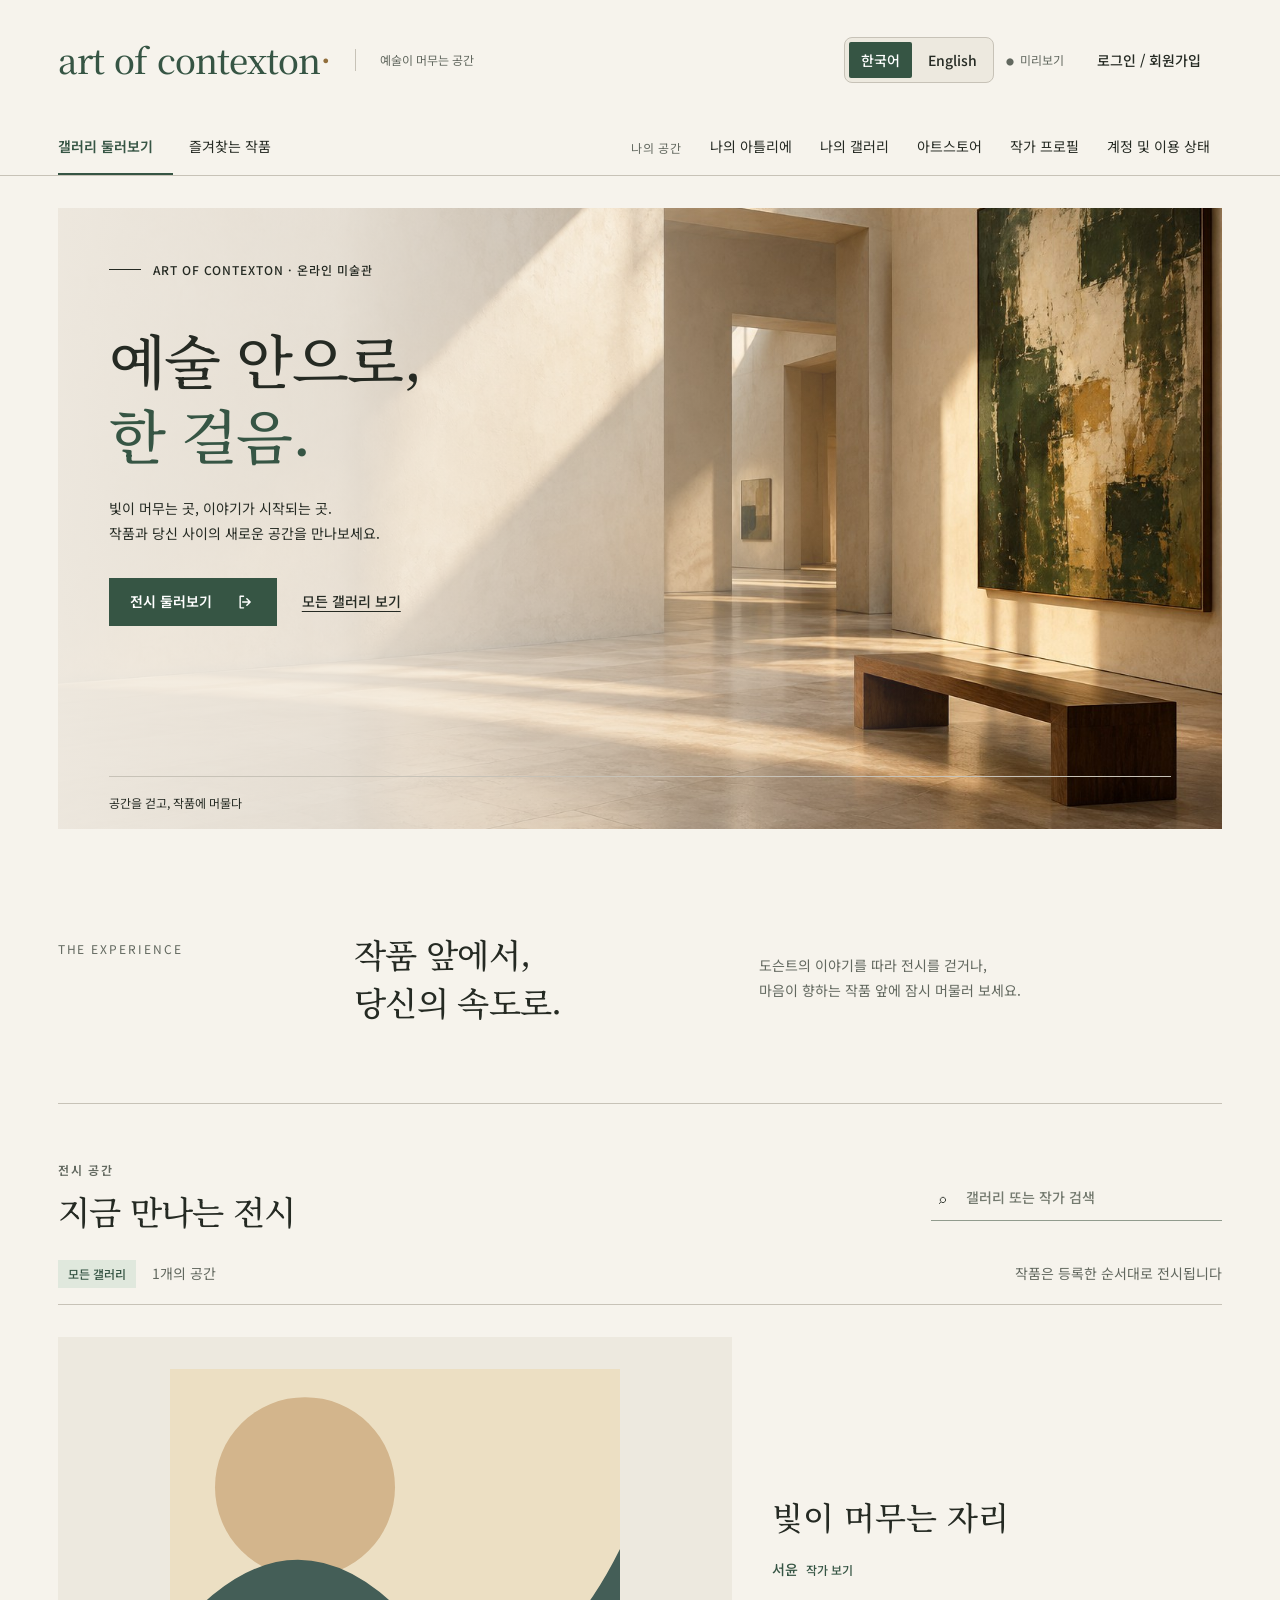
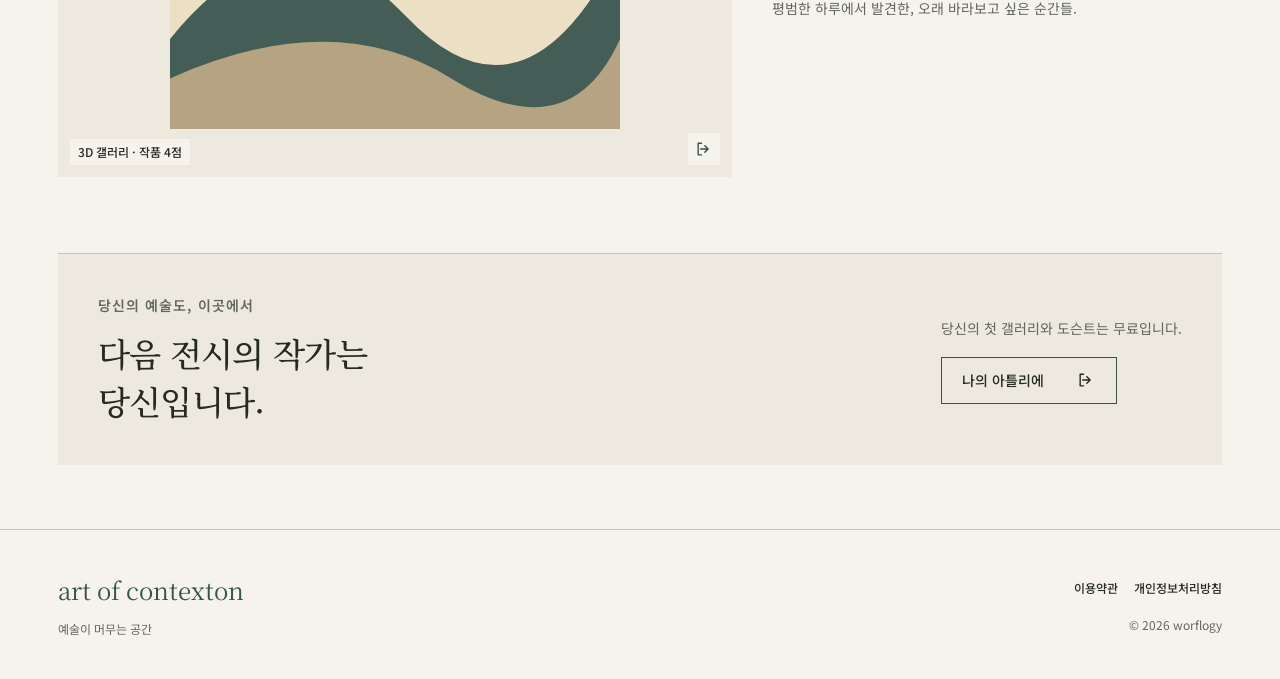
<file: index.html>
<!doctype html>
<html lang="ko" prefix="og: https://ogp.me/ns#">
<head>
  <meta charset="UTF-8">
  <meta name="viewport" content="width=device-width,initial-scale=1">
  <meta name="theme-color" content="#f6f3ec">
  <title>art of contexton — 예술이 머무는 3D 갤러리</title>
  <meta name="description" content="나만의 3D 갤러리에 작품을 전시하고, 도슨트와 함께 전시를 감상하세요. art of contexton에서 새로운 작가와 작품을 만나고 감상을 나눠 보세요.">
  <meta name="robots" content="index,follow,max-image-preview:large">
  <link rel="canonical" href="https://art.contextonai.com/">
  <link rel="alternate" hreflang="ko" href="https://art.contextonai.com/">
  <link rel="alternate" hreflang="en" href="https://art.contextonai.com/en.html">
  <link rel="alternate" hreflang="x-default" href="https://art.contextonai.com/">
  <link rel="icon" href="./favicon.svg" type="image/svg+xml">
  <link rel="icon" href="./favicon-32.png" type="image/png" sizes="32x32">
  <link rel="apple-touch-icon" href="./apple-touch-icon.png" sizes="180x180">
  <meta property="og:type" content="website">
  <meta property="og:site_name" content="art of contexton">
  <meta property="og:locale" content="ko_KR">
  <meta property="og:locale:alternate" content="en_US">
  <meta property="og:url" content="https://art.contextonai.com/">
  <meta property="og:title" content="art of contexton — 예술이 머무는 3D 갤러리">
  <meta property="og:description" content="나만의 3D 갤러리에 작품을 전시하고, 도슨트와 함께 전시를 감상하세요. art of contexton에서 새로운 작가와 작품을 만나고 감상을 나눠 보세요.">
  <meta property="og:image" content="https://art.contextonai.com/images/share-card-v1.png">
  <meta property="og:image:secure_url" content="https://art.contextonai.com/images/share-card-v1.png">
  <meta property="og:image:type" content="image/png">
  <meta property="og:image:width" content="1200">
  <meta property="og:image:height" content="630">
  <meta property="og:image:alt" content="art of contexton — 당신의 예술이 머무는 곳. 종이색 바탕에 녹색 갤러리 아치를 담은 공유 카드.">
  <meta name="twitter:card" content="summary_large_image">
  <meta name="twitter:title" content="art of contexton — 예술이 머무는 3D 갤러리">
  <meta name="twitter:description" content="나만의 3D 갤러리에 작품을 전시하고, 도슨트와 함께 전시를 감상하세요. art of contexton에서 새로운 작가와 작품을 만나고 감상을 나눠 보세요.">
  <meta name="twitter:image" content="https://art.contextonai.com/images/share-card-v1.png">
  <meta name="twitter:image:alt" content="art of contexton — 당신의 예술이 머무는 곳. 종이색 바탕에 녹색 갤러리 아치를 담은 공유 카드.">
  <script type="application/ld+json">{"@context":"https://schema.org","@type":"WebSite","name":"art of contexton","alternateName":"Art of Contexton","url":"https://art.contextonai.com/","description":"나만의 3D 갤러리에 작품을 전시하고, 도슨트와 함께 전시를 감상하세요. art of contexton에서 새로운 작가와 작품을 만나고 감상을 나눠 보세요.","inLanguage":"ko","publisher":{"@type":"Organization","name":"worflogy"}}</script>
  <script type="module" crossorigin src="./assets/ko-CMifancy.js"></script>
  <link rel="modulepreload" crossorigin href="./assets/i18n-DGtYNRk3.js">
  <link rel="modulepreload" crossorigin href="./assets/entry-Ylpj2weC.js">
</head>
<body>
  <div id="app"></div>
  <div id="toast" role="status"></div>
  <dialog id="modal"></dialog>
</body>
</html>
</file>
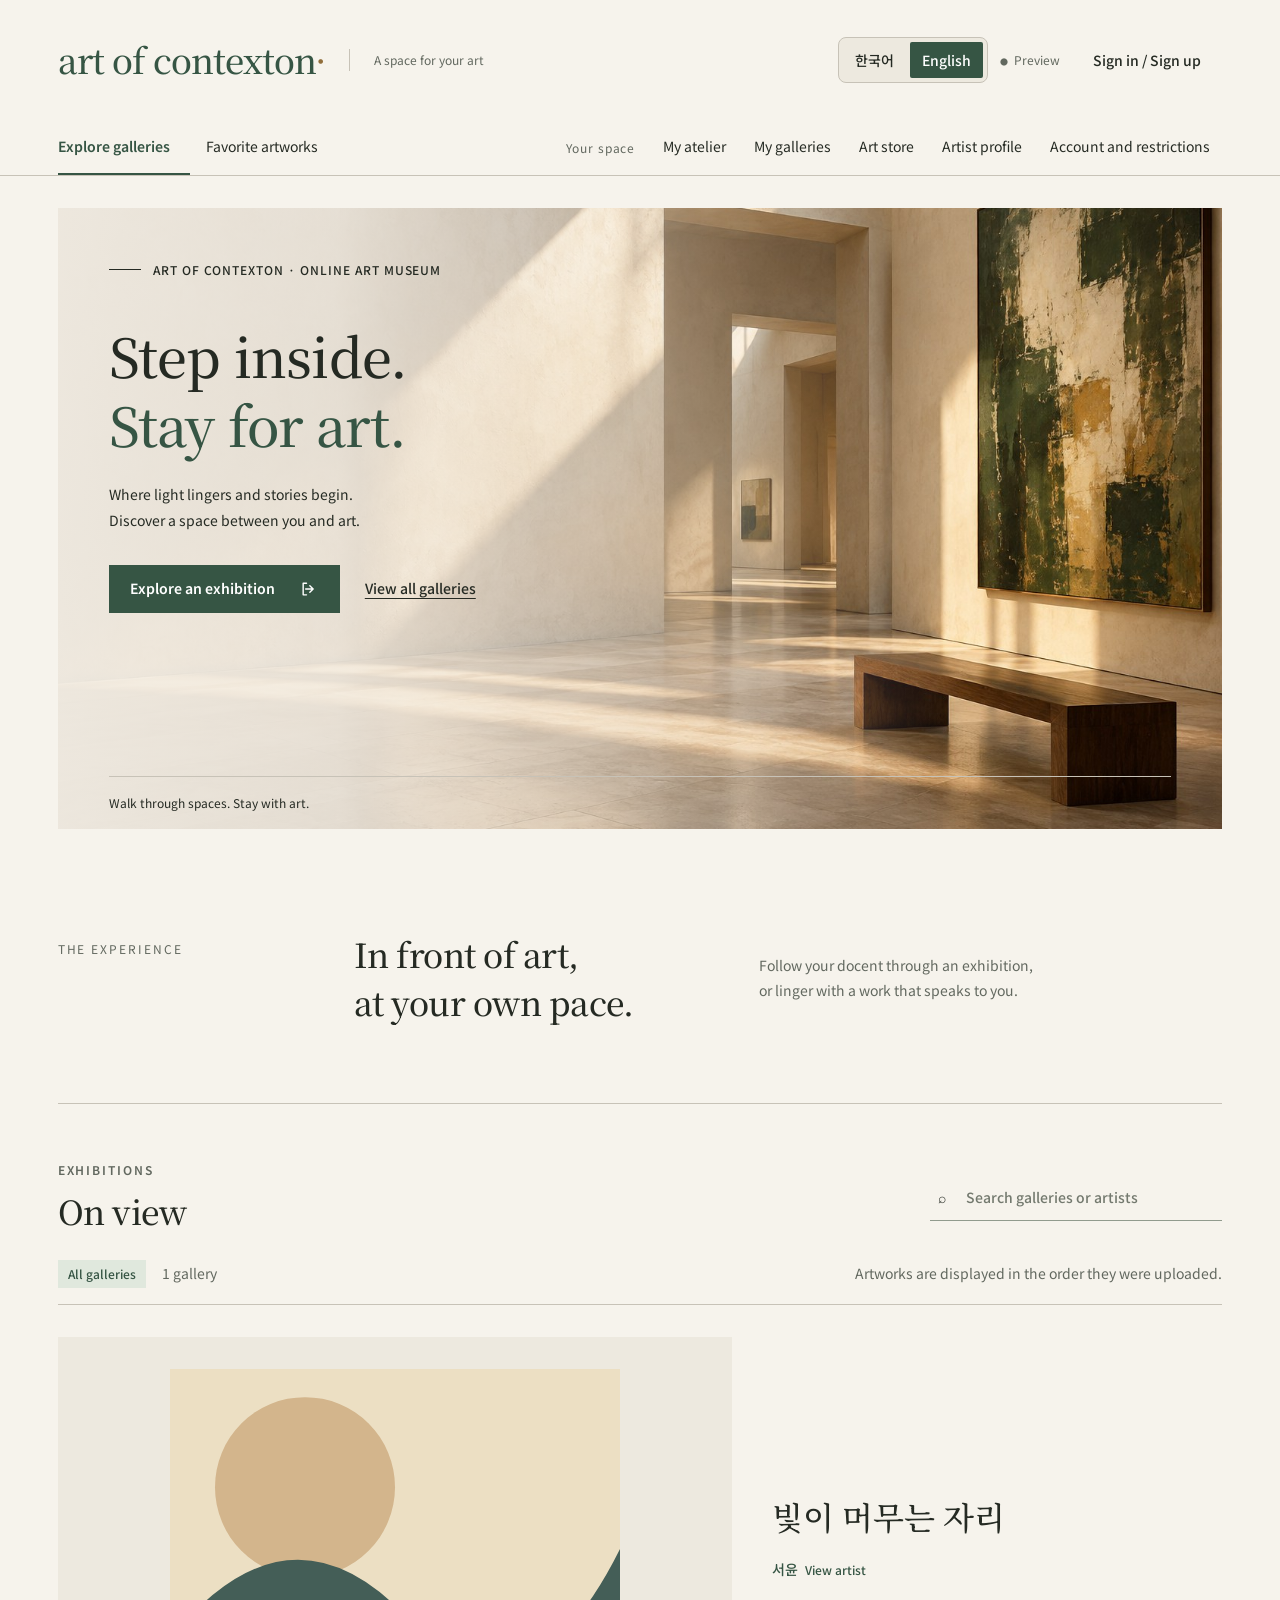
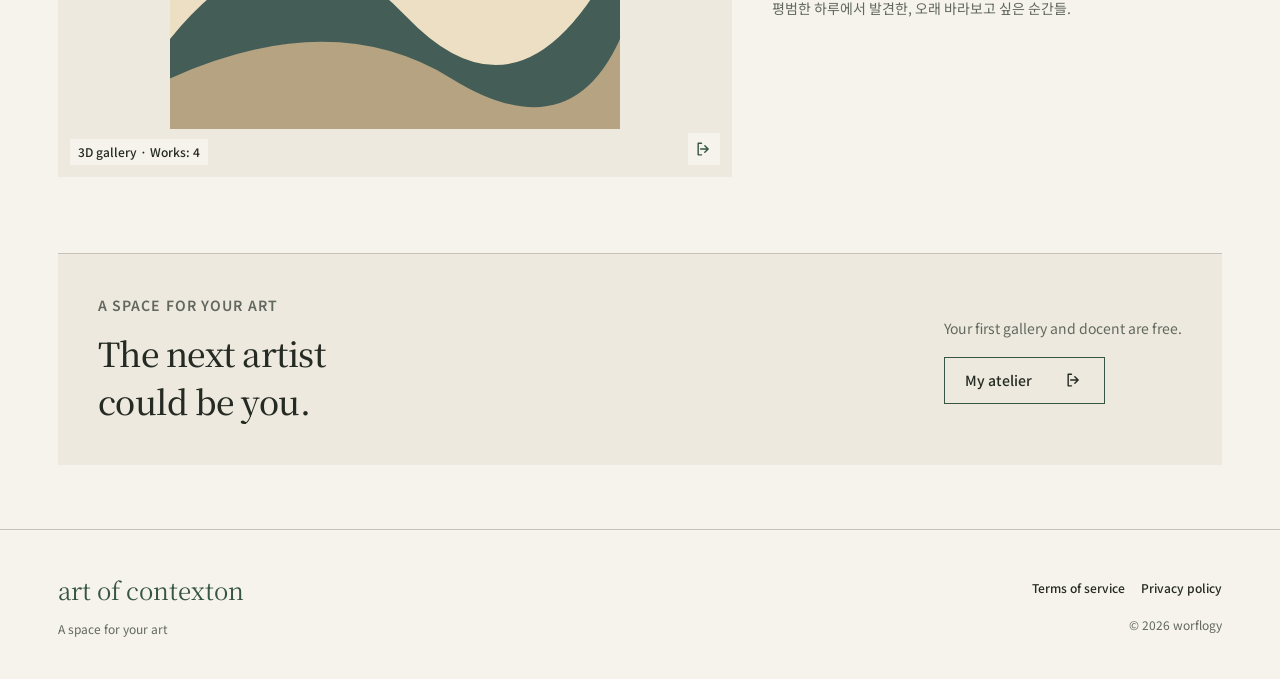
<file: en.html>
<!doctype html>
<html lang="en" prefix="og: https://ogp.me/ns#">
<head>
  <meta charset="UTF-8">
  <meta name="viewport" content="width=device-width,initial-scale=1">
  <meta name="theme-color" content="#f6f3ec">
  <title>art of contexton — A home for art in 3D</title>
  <meta name="description" content="Create your own 3D gallery, exhibit your work, and explore exhibitions with a virtual guide. Discover artists, find new favorites, and share your impressions.">
  <meta name="robots" content="index,follow,max-image-preview:large">
  <link rel="canonical" href="https://art.contextonai.com/en.html">
  <link rel="alternate" hreflang="ko" href="https://art.contextonai.com/">
  <link rel="alternate" hreflang="en" href="https://art.contextonai.com/en.html">
  <link rel="alternate" hreflang="x-default" href="https://art.contextonai.com/">
  <link rel="icon" href="./favicon.svg" type="image/svg+xml">
  <link rel="icon" href="./favicon-32.png" type="image/png" sizes="32x32">
  <link rel="apple-touch-icon" href="./apple-touch-icon.png" sizes="180x180">
  <meta property="og:type" content="website">
  <meta property="og:site_name" content="art of contexton">
  <meta property="og:locale" content="en_US">
  <meta property="og:locale:alternate" content="ko_KR">
  <meta property="og:url" content="https://art.contextonai.com/en.html">
  <meta property="og:title" content="art of contexton — A home for art in 3D">
  <meta property="og:description" content="Create your own 3D gallery, exhibit your work, and explore exhibitions with a virtual guide. Discover artists, find new favorites, and share your impressions.">
  <meta property="og:image" content="https://art.contextonai.com/images/share-card-en-v1.png">
  <meta property="og:image:secure_url" content="https://art.contextonai.com/images/share-card-en-v1.png">
  <meta property="og:image:type" content="image/png">
  <meta property="og:image:width" content="1200">
  <meta property="og:image:height" content="630">
  <meta property="og:image:alt" content="art of contexton — A place for your art. Green gallery arches on a warm paper background.">
  <meta name="twitter:card" content="summary_large_image">
  <meta name="twitter:title" content="art of contexton — A home for art in 3D">
  <meta name="twitter:description" content="Create your own 3D gallery, exhibit your work, and explore exhibitions with a virtual guide. Discover artists, find new favorites, and share your impressions.">
  <meta name="twitter:image" content="https://art.contextonai.com/images/share-card-en-v1.png">
  <meta name="twitter:image:alt" content="art of contexton — A place for your art. Green gallery arches on a warm paper background.">
  <script type="application/ld+json">{"@context":"https://schema.org","@type":"WebSite","name":"art of contexton","alternateName":"Art of Contexton","url":"https://art.contextonai.com/en.html","description":"Create your own 3D gallery, exhibit your work, and explore exhibitions with a virtual guide. Discover artists, find new favorites, and share your impressions.","inLanguage":"en","publisher":{"@type":"Organization","name":"worflogy"}}</script>
  <script type="module" crossorigin src="./assets/en-r5Rc__Iz.js"></script>
  <link rel="modulepreload" crossorigin href="./assets/i18n-DGtYNRk3.js">
  <link rel="modulepreload" crossorigin href="./assets/entry-Ylpj2weC.js">
</head>
<body>
  <div id="app"></div>
  <div id="toast" role="status"></div>
  <dialog id="modal"></dialog>
</body>
</html>
</file>
